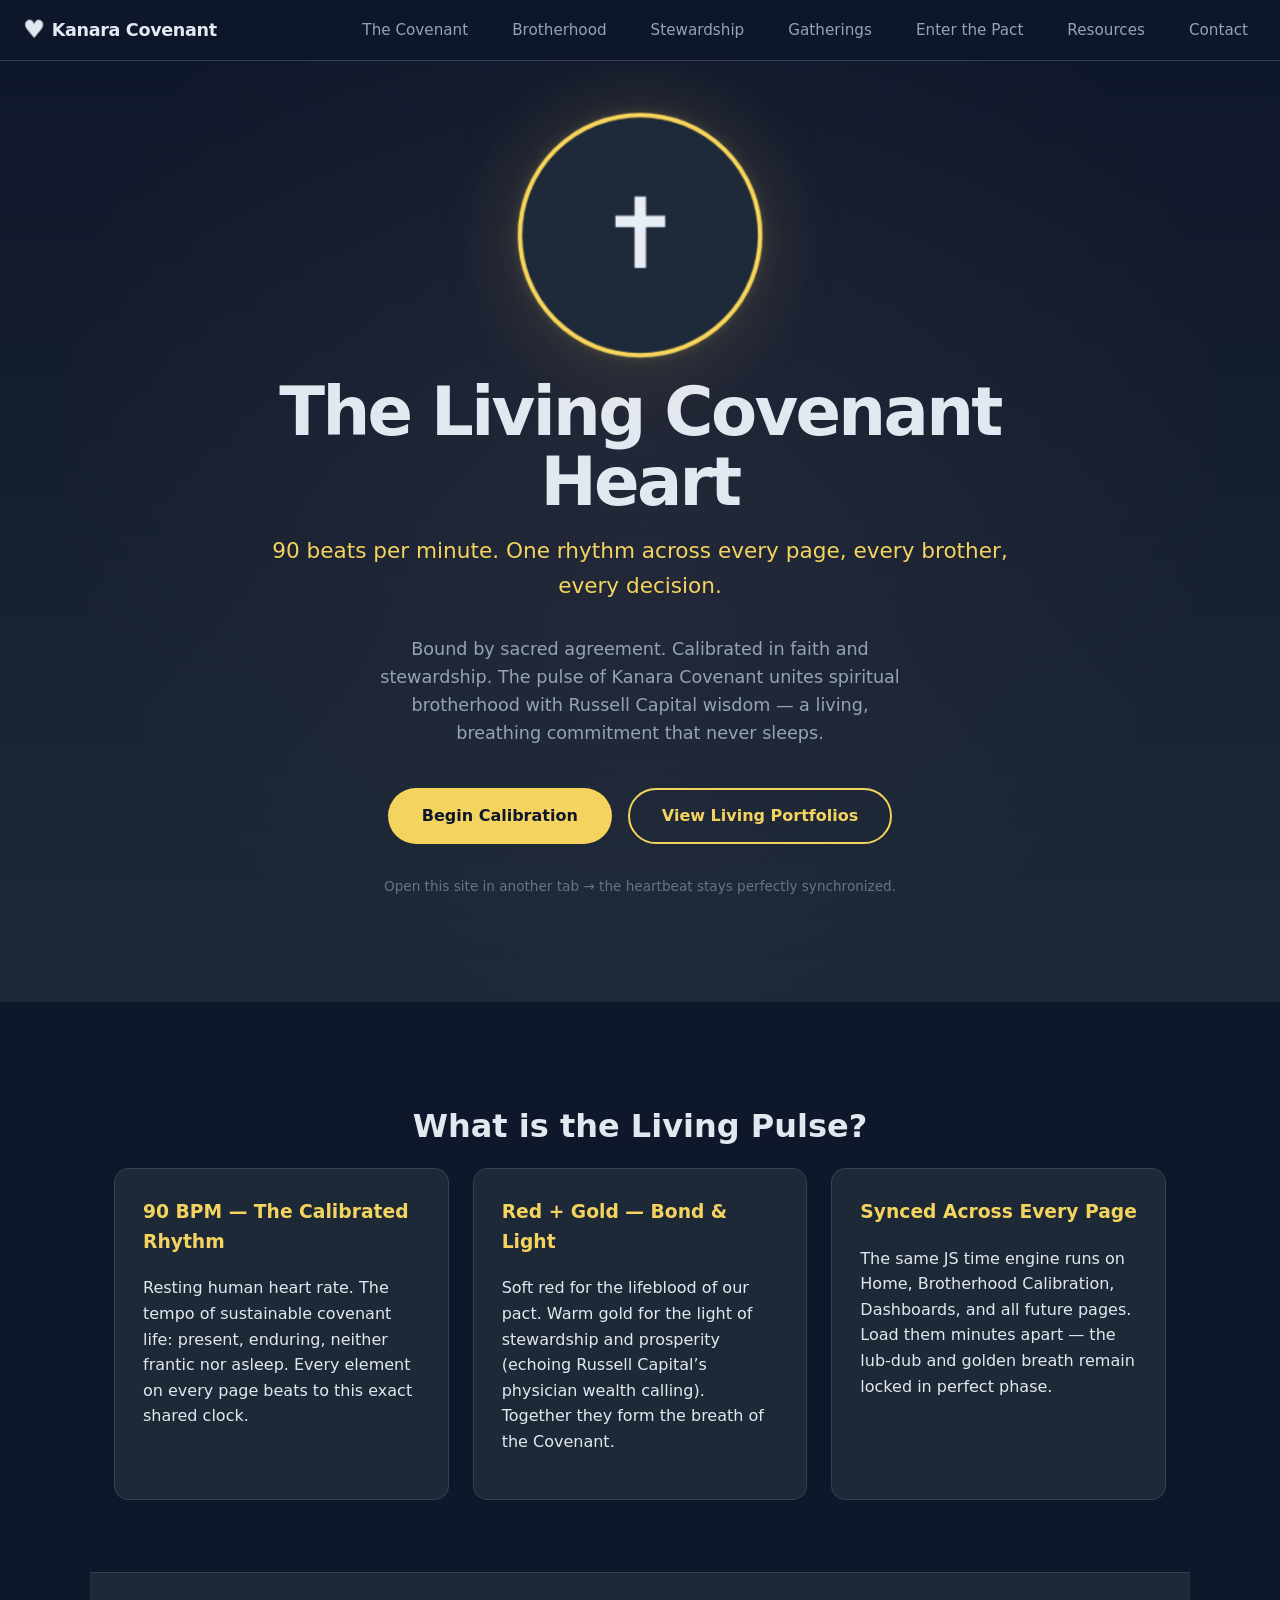
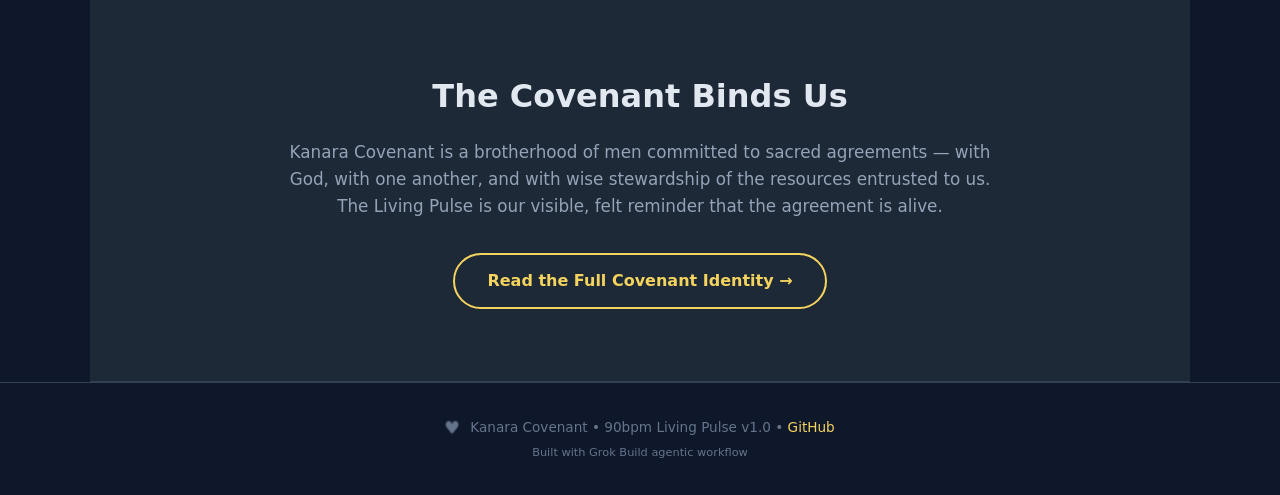
<file: index.html>
<!DOCTYPE html>
<html lang="en">
<head>
  <meta charset="UTF-8">
  <meta name="viewport" content="width=device-width, initial-scale=1.0">
  <title>Kanara Covenant • The Living Heart at 90 BPM</title>
  <meta name="description" content="Kanara Covenant — A living brotherhood bound by sacred pact. 90bpm Living Pulse heartbeat animation unites our identity, Russell Capital stewardship, and calibrated alignment.">
  <link rel="stylesheet" href="css/pulse.css">
  <style>
    :root {
      --navy: #0f172a;
      --charcoal: #1e2937;
      --gold: #f4d35e;
      --red: #f8b4b4;
      --text: #e2e8f0;
      --muted: #94a3b8;
    }
    * { box-sizing: border-box; }
    body { margin: 0; font-family: system-ui, -apple-system, BlinkMacSystemFont, "Segoe UI", Roboto, sans-serif; background: var(--navy); color: var(--text); line-height: 1.6; }
    a { color: var(--gold); text-decoration: none; }
    a:hover { text-decoration: underline; }

    .hero { min-height: 92vh; display: flex; align-items: center; justify-content: center; text-align: center; padding: 4rem 1.5rem; background: linear-gradient(180deg, #0f172a 0%, #1e2937 100%); position: relative; overflow: hidden; }
    .hero::before { content: ''; position: absolute; inset: 0; background: radial-gradient(circle at 50% 40%, rgba(248,180,180,0.06) 0%, transparent 70%); pointer-events: none; }
    .hero-content { max-width: 780px; position: relative; z-index: 2; }
    .pulse-emblem.hero-emblem { width: 220px; height: 220px; margin: 0 auto 2rem; font-size: 5.5rem; background: #1e2937; border: 4px solid var(--gold); border-radius: 9999px; display: flex; align-items: center; justify-content: center; box-shadow: 0 0 80px rgba(244,211,94,0.15); }
    .hero h1 { font-size: clamp(2.8rem, 7vw, 4.2rem); margin: 0 0 1rem; line-height: 1.05; font-weight: 700; letter-spacing: -.04em; }
    .hero .tagline { font-size: 1.35rem; color: var(--gold); margin-bottom: 2rem; font-weight: 500; }
    .hero p { max-width: 520px; margin: 0 auto 2.5rem; color: var(--muted); font-size: 1.1rem; }
    .cta { display: inline-flex; gap: 1rem; flex-wrap: wrap; justify-content: center; }
    .btn { display: inline-block; padding: .85rem 2rem; border-radius: 9999px; font-weight: 600; font-size: 1rem; transition: all .2s; border: 2px solid transparent; }
    .btn-primary { background: var(--gold); color: #0f172a; }
    .btn-primary:hover { transform: translateY(-1px); box-shadow: 0 10px 15px -3px rgb(0 0 0 / 0.2); }
    .btn-secondary { background: transparent; color: var(--gold); border-color: var(--gold); }
    .btn-secondary:hover { background: rgba(244,211,94,0.1); }

    .section { padding: 4.5rem 1.5rem; max-width: 1100px; margin: 0 auto; }
    .section h2 { font-size: 2rem; margin-bottom: 1rem; }
    .grid-3 { display: grid; grid-template-columns: repeat(auto-fit, minmax(280px, 1fr)); gap: 1.5rem; }
    .card { background: var(--charcoal); padding: 1.75rem; border-radius: 14px; border: 1px solid #334155; }
    .card h3 { margin-top: 0; color: var(--gold); }
  </style>
</head>
<body>
  <header data-partial="header"></header>

  <header class="hero">
    <div class="hero-content">
      <div class="pulse-emblem hero-emblem living-pulse" data-emblem aria-hidden="true">✝︎</div>
      <h1>The Living Covenant Heart</h1>
      <div class="tagline">90 beats per minute. One rhythm across every page, every brother, every decision.</div>
      <p>Bound by sacred agreement. Calibrated in faith and stewardship. The pulse of Kanara Covenant unites spiritual brotherhood with Russell Capital wisdom — a living, breathing commitment that never sleeps.</p>
      
      <div class="cta">
        <a href="brotherhood.html" class="btn btn-primary">Begin Calibration</a>
        <a href="dashboards.html" class="btn btn-secondary">View Living Portfolios</a>
      </div>
      <p style="margin-top:2rem; font-size:.85rem; color:#64748b;">Open this site in another tab → the heartbeat stays perfectly synchronized.</p>
    </div>
  </header>

  <section class="section">
    <h2 style="text-align:center">What is the Living Pulse?</h2>
    <div class="grid-3">
      <div class="card">
        <h3>90 BPM — The Calibrated Rhythm</h3>
        <p>Resting human heart rate. The tempo of sustainable covenant life: present, enduring, neither frantic nor asleep. Every element on every page beats to this exact shared clock.</p>
      </div>
      <div class="card">
        <h3>Red + Gold — Bond &amp; Light</h3>
        <p>Soft red for the lifeblood of our pact. Warm gold for the light of stewardship and prosperity (echoing Russell Capital’s physician wealth calling). Together they form the breath of the Covenant.</p>
      </div>
      <div class="card">
        <h3>Synced Across Every Page</h3>
        <p>The same JS time engine runs on Home, Brotherhood Calibration, Dashboards, and all future pages. Load them minutes apart — the lub-dub and golden breath remain locked in perfect phase.</p>
      </div>
    </div>
  </section>

  <section class="section" style="background:#1e2937; border-top:1px solid #334155; border-bottom:1px solid #334155;">
    <div style="max-width:720px; margin:0 auto; text-align:center;">
      <h2 style="margin-bottom:.5rem">The Covenant Binds Us</h2>
      <p style="color:#94a3b8; font-size:1.05rem;">Kanara Covenant is a brotherhood of men committed to sacred agreements — with God, with one another, and with wise stewardship of the resources entrusted to us. The Living Pulse is our visible, felt reminder that the agreement is alive.</p>
      <a href="about.html" class="btn btn-secondary" style="margin-top:1rem">Read the Full Covenant Identity →</a>
    </div>
  </section>

  <footer data-partial="footer"></footer>

  <script src="js/pulse.js"></script>
  <script src="js/nav.js"></script>
  <script>
    // Ensure hero emblem and any future elements get extra emphasis
    document.addEventListener('DOMContentLoaded', function() {
      const emblem = document.querySelector('.hero-emblem');
      if (emblem && window.LivingPulse) {
        window.LivingPulse.setIntensity(1.0);
      }
    });
  </script>
</file>
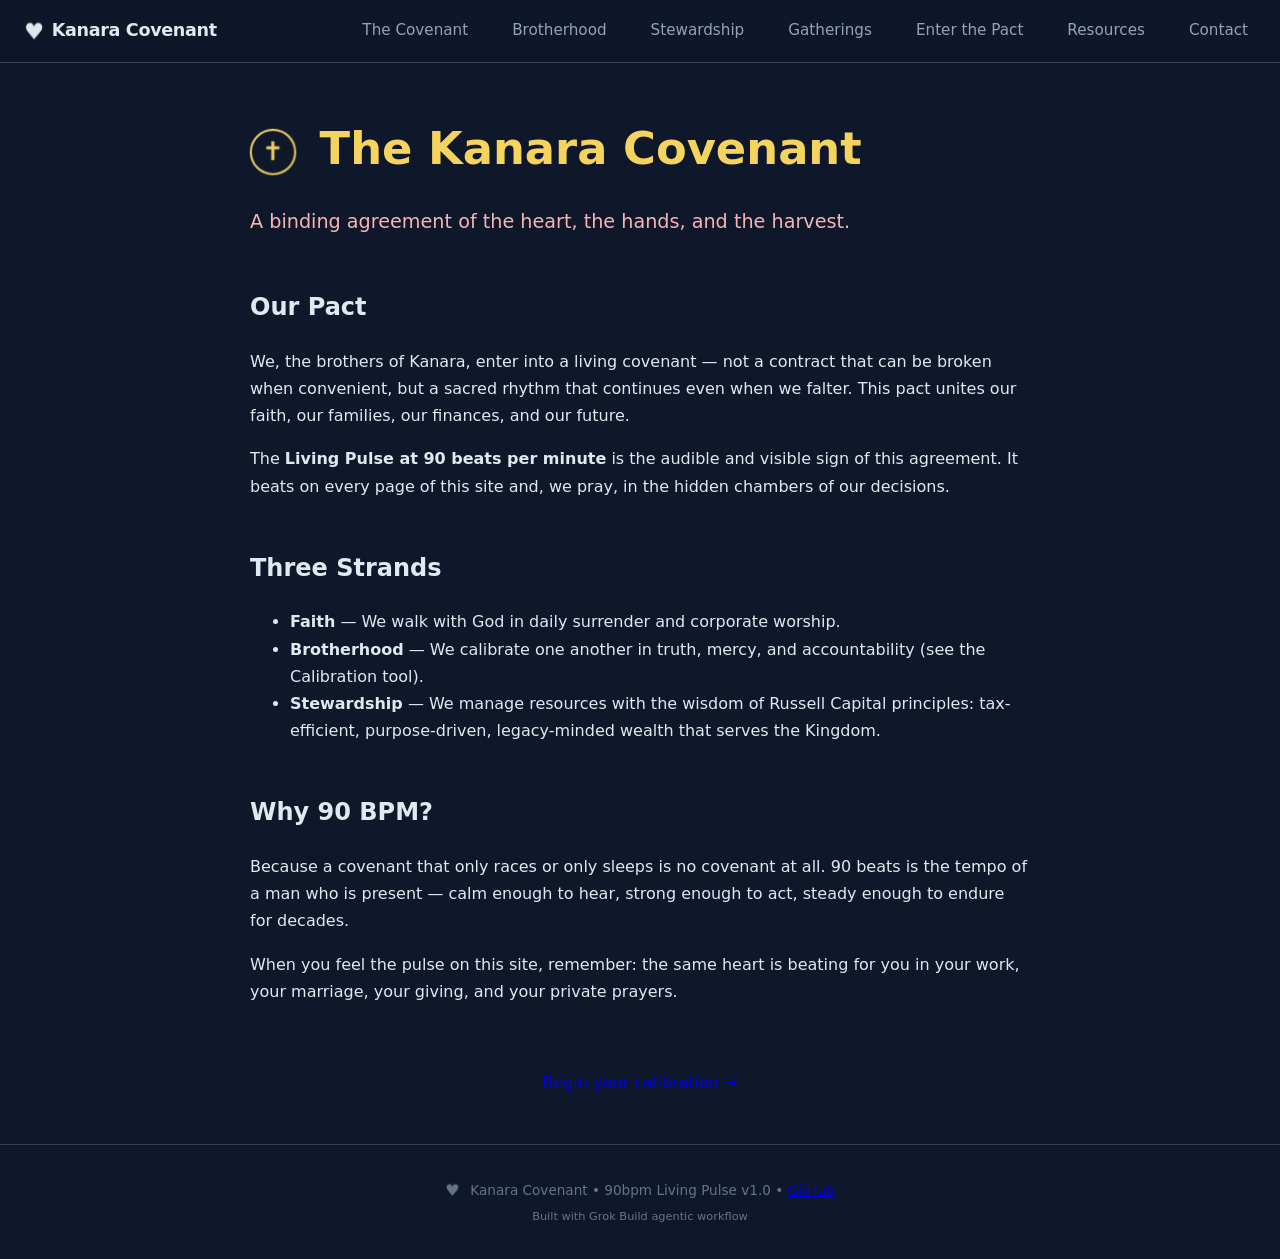
<file: about.html>
<!DOCTYPE html>
<html lang="en">
<head>
  <meta charset="UTF-8">
  <meta name="viewport" content="width=device-width, initial-scale=1.0">
  <title>The Covenant • Kanara Covenant</title>
  <link rel="stylesheet" href="css/pulse.css">
  <style>
    body { font-family: system-ui, -apple-system, sans-serif; background: #0f172a; color: #e2e8f0; margin: 0; line-height: 1.7; }
    .container { max-width: 780px; margin: 3rem auto; padding: 0 1.5rem; }
    h1 { font-size: 2.8rem; color: #f4d35e; margin-bottom: .25rem; }
    .lead { font-size: 1.2rem; color: #f8b4b4; }
    .section { margin: 3rem 0; }
    .pulse-emblem-small { display:inline-flex; width:42px; height:42px; font-size:1.6rem; align-items:center; justify-content:center; border:2px solid #f4d35e; border-radius:999px; vertical-align:middle; margin-right:.5rem; }
  </style>
</head>
<body>
  <header data-partial="header"></header>

  <div class="container">
    <h1><span class="living-pulse pulse-emblem-small">✝︎</span> The Kanara Covenant</h1>
    <p class="lead">A binding agreement of the heart, the hands, and the harvest.</p>

    <div class="section">
      <h2>Our Pact</h2>
      <p>We, the brothers of Kanara, enter into a living covenant — not a contract that can be broken when convenient, but a sacred rhythm that continues even when we falter. This pact unites our faith, our families, our finances, and our future.</p>
      <p>The <strong>Living Pulse at 90 beats per minute</strong> is the audible and visible sign of this agreement. It beats on every page of this site and, we pray, in the hidden chambers of our decisions.</p>
    </div>

    <div class="section">
      <h2>Three Strands</h2>
      <ul>
        <li><strong>Faith</strong> — We walk with God in daily surrender and corporate worship.</li>
        <li><strong>Brotherhood</strong> — We calibrate one another in truth, mercy, and accountability (see the Calibration tool).</li>
        <li><strong>Stewardship</strong> — We manage resources with the wisdom of Russell Capital principles: tax-efficient, purpose-driven, legacy-minded wealth that serves the Kingdom.</li>
      </ul>
    </div>

    <div class="section">
      <h2>Why 90 BPM?</h2>
      <p>Because a covenant that only races or only sleeps is no covenant at all. 90 beats is the tempo of a man who is present — calm enough to hear, strong enough to act, steady enough to endure for decades.</p>
      <p>When you feel the pulse on this site, remember: the same heart is beating for you in your work, your marriage, your giving, and your private prayers.</p>
    </div>

    <p style="text-align:center; margin-top:4rem; color:#64748b;">
      <a href="brotherhood.html">Begin your calibration →</a>
    </p>
  </div>

  <footer data-partial="footer"></footer>

  <script src="js/pulse.js"></script>
  <script src="js/nav.js"></script>
</body>
</html>
</file>
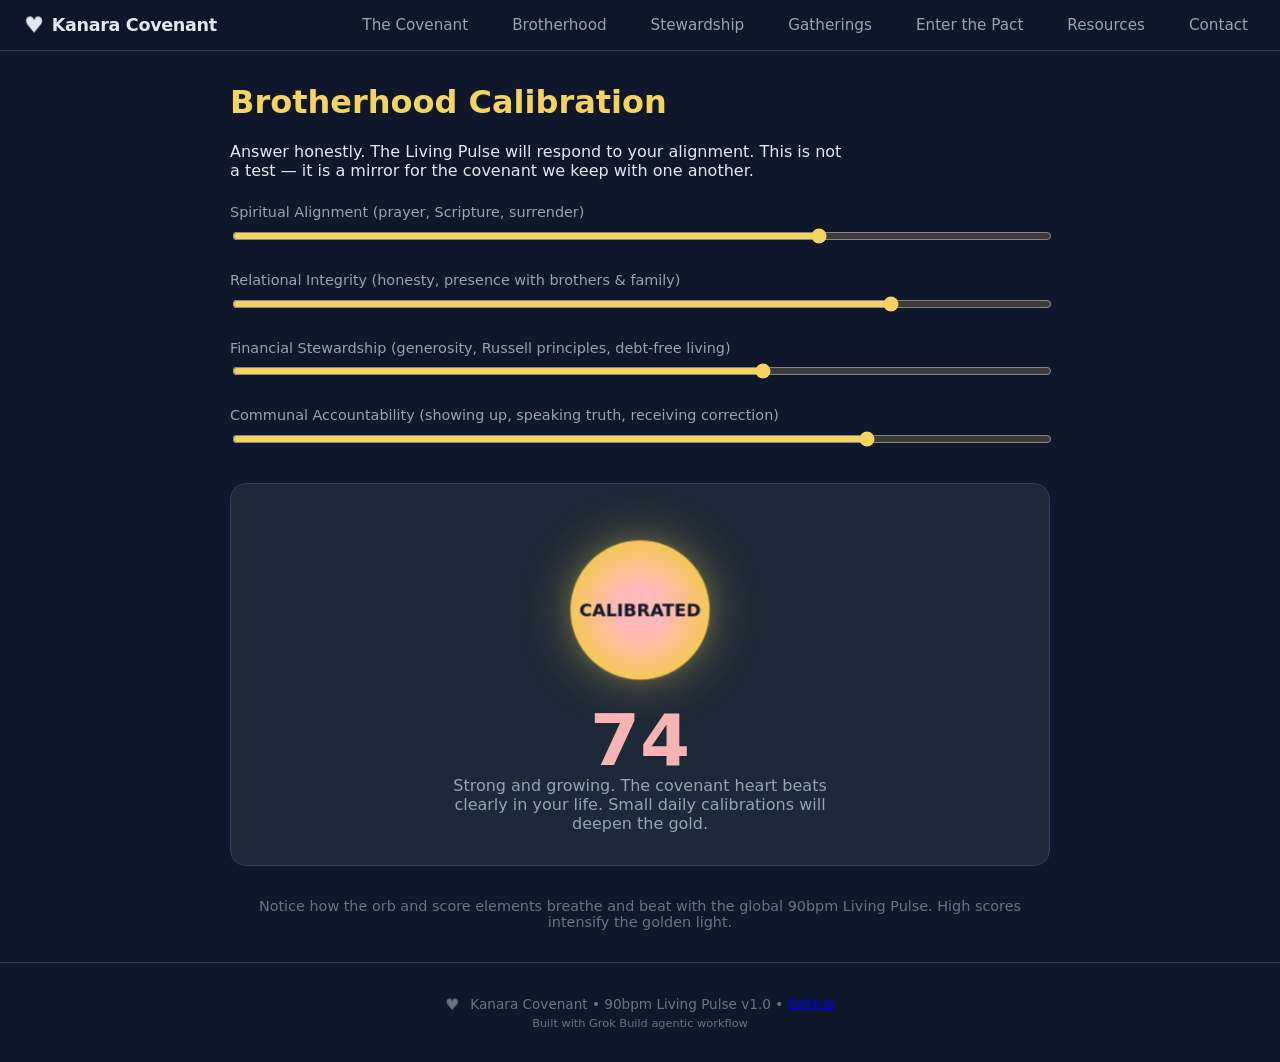
<file: brotherhood.html>
<!DOCTYPE html>
<html lang="en">
<head>
  <meta charset="UTF-8">
  <meta name="viewport" content="width=device-width, initial-scale=1.0">
  <title>Brotherhood Calibration • Kanara Covenant</title>
  <link rel="stylesheet" href="css/pulse.css">
  <style>
    body { font-family: system-ui, -apple-system, sans-serif; background:#0f172a; color:#e2e8f0; margin:0; }
    .container { max-width:820px; margin:2rem auto; padding:0 1.5rem; }
    h1 { color:#f4d35e; }
    .slider-group { margin:1.5rem 0; }
    label { display:block; margin-bottom:.35rem; color:#94a3b8; font-size:.9rem; }
    input[type=range] { width:100%; accent-color:#f4d35e; }
    .result { margin:2rem 0; padding:2rem; background:#1e2937; border-radius:16px; text-align:center; border:1px solid #334155; }
    .score { font-size:4.5rem; font-weight:800; line-height:1; color:#f8b4b4; }
    .score.gold { color:#f4d35e; }
    .pulse-orb { width:140px; height:140px; margin:1.5rem auto; border-radius:999px; background: radial-gradient(circle, #f8b4b4 0%, #e8c547 70%); display:flex; align-items:center; justify-content:center; font-size:1.1rem; font-weight:700; color:#0f172a; box-shadow:0 0 60px rgba(244,211,94,.4); }
    .interpretation { color:#94a3b8; max-width:420px; margin:0 auto; }
  </style>
</head>
<body>
  <header data-partial="header"></header>

  <div class="container">
    <h1>Brotherhood Calibration</h1>
    <p style="max-width:620px">Answer honestly. The Living Pulse will respond to your alignment. This is not a test — it is a mirror for the covenant we keep with one another.</p>

    <div class="slider-group">
      <label>Spiritual Alignment (prayer, Scripture, surrender)</label>
      <input type="range" id="spiritual" min="0" max="100" value="72" oninput="calculateScore()">
    </div>
    <div class="slider-group">
      <label>Relational Integrity (honesty, presence with brothers &amp; family)</label>
      <input type="range" id="relational" min="0" max="100" value="81" oninput="calculateScore()">
    </div>
    <div class="slider-group">
      <label>Financial Stewardship (generosity, Russell principles, debt-free living)</label>
      <input type="range" id="financial" min="0" max="100" value="65" oninput="calculateScore()">
    </div>
    <div class="slider-group">
      <label>Communal Accountability (showing up, speaking truth, receiving correction)</label>
      <input type="range" id="communal" min="0" max="100" value="78" oninput="calculateScore()">
    </div>

    <div class="result">
      <div id="orb" class="pulse-orb living-pulse pulse-emblem" data-emblem style="background: radial-gradient(circle, #f8b4b4 20%, #e8c547 85%);">CALIBRATED</div>
      <div class="score" id="score">74</div>
      <div class="interpretation" id="interpretation">Your covenant rhythm is steady. The brotherhood is strengthened by your presence.</div>
    </div>

    <p style="text-align:center; color:#64748b; font-size:.9rem;">Notice how the orb and score elements breathe and beat with the global 90bpm Living Pulse. High scores intensify the golden light.</p>
  </div>

  <script src="js/pulse.js"></script>
  <script src="js/nav.js"></script>
  <script>
    function calculateScore() {
      const s = +document.getElementById('spiritual').value;
      const r = +document.getElementById('relational').value;
      const f = +document.getElementById('financial').value;
      const c = +document.getElementById('communal').value;

      const avg = Math.round((s + r + f + c) / 4);
      const scoreEl = document.getElementById('score');
      const interpEl = document.getElementById('interpretation');
      const orb = document.getElementById('orb');

      scoreEl.textContent = avg;

      if (avg >= 85) {
        scoreEl.className = 'score gold';
        interpEl.textContent = 'Exceptional alignment. The Living Pulse burns bright gold through you. You are a steadying presence in the brotherhood.';
        orb.style.background = 'radial-gradient(circle, #f4d35e 10%, #e8c547 80%)';
        orb.style.boxShadow = '0 0 80px rgba(244,211,94,.6)';
        if (window.LivingPulse) window.LivingPulse.setIntensity(1.15);
      } else if (avg >= 70) {
        scoreEl.className = 'score';
        interpEl.textContent = 'Strong and growing. The covenant heart beats clearly in your life. Small daily calibrations will deepen the gold.';
        orb.style.background = 'radial-gradient(circle, #f8b4b4 25%, #e8c547 80%)';
        orb.style.boxShadow = '0 0 50px rgba(244,211,94,.35)';
        if (window.LivingPulse) window.LivingPulse.setIntensity(1.0);
      } else {
        scoreEl.className = 'score';
        interpEl.textContent = 'The rhythm is present but invites more intention. Return to the brotherhood table. The pulse waits patiently for you.';
        orb.style.background = 'radial-gradient(circle, #f8b4b4 40%, #e8c547 95%)';
        orb.style.boxShadow = '0 0 30px rgba(248,180,180,.3)';
        if (window.LivingPulse) window.LivingPulse.setIntensity(0.85);
      }
    }

    // Initial calculation + pulse attachment
    window.addEventListener('load', function() {
      calculateScore();
      if (window.LivingPulse) {
        window.LivingPulse.attach('#orb');
        window.LivingPulse.setIntensity(1.0);
      }
    });
  </script>

  <footer data-partial="footer"></footer>
</body>
</html>
</file>
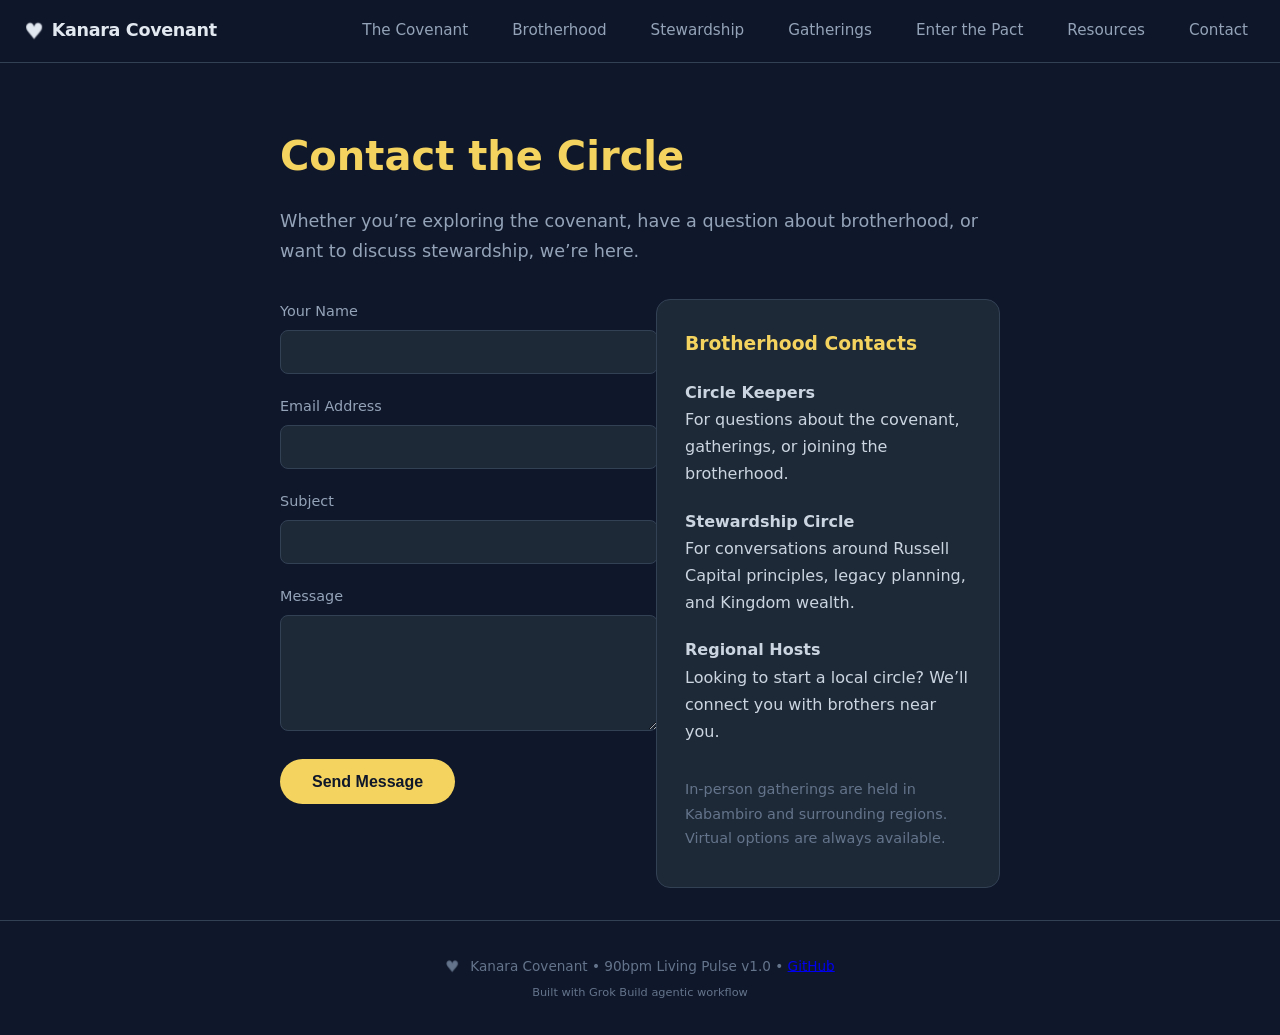
<file: contact.html>
<!DOCTYPE html>
<html lang="en">
<head>
  <meta charset="UTF-8">
  <meta name="viewport" content="width=device-width, initial-scale=1.0">
  <title>Contact • Kanara Covenant</title>
  <link rel="stylesheet" href="css/pulse.css">
  <style>
    body { 
      font-family: system-ui, -apple-system, BlinkMacSystemFont, "Segoe UI", Roboto, sans-serif; 
      background: #0f172a; 
      color: #e2e8f0; 
      margin: 0; 
      line-height: 1.7; 
    }
    .container { max-width: 720px; margin: 0 auto; padding: 2rem 1.5rem; }
    h1 { color: #f4d35e; font-size: 2.5rem; margin-bottom: 0.5rem; }
    .subtitle { color: #94a3b8; font-size: 1.1rem; margin-bottom: 2rem; }

    .contact-grid {
      display: grid;
      grid-template-columns: 1fr 1fr;
      gap: 2rem;
    }

    @media (max-width: 640px) {
      .contact-grid { grid-template-columns: 1fr; }
    }

    .contact-info {
      background: #1e2937;
      border: 1px solid #334155;
      border-radius: 14px;
      padding: 1.75rem;
    }

    .contact-info h3 {
      color: #f4d35e;
      margin-top: 0;
    }

    .contact-info p {
      margin: 0.5rem 0;
      color: #cbd5e1;
    }

    .form-group {
      margin-bottom: 1.25rem;
    }
    .form-group label {
      display: block;
      color: #94a3b8;
      font-size: 0.9rem;
      margin-bottom: 0.4rem;
    }
    .form-group input, .form-group textarea {
      width: 100%;
      padding: 0.75rem 1rem;
      background: #1e2937;
      border: 1px solid #334155;
      border-radius: 8px;
      color: #e2e8f0;
      font-size: 1rem;
    }
    .form-group input:focus, .form-group textarea:focus {
      outline: none;
      border-color: #f4d35e;
    }

    .btn {
      background: #f4d35e;
      color: #0f172a;
      font-weight: 700;
      padding: 0.85rem 2rem;
      border-radius: 9999px;
      border: none;
      cursor: pointer;
      font-size: 1rem;
    }
  </style>
</head>
<body>
  <header data-partial="header"></header>

  <div class="container">
    <h1>Contact the Circle</h1>
    <p class="subtitle">
      Whether you’re exploring the covenant, have a question about brotherhood, or want to discuss stewardship, we’re here.
    </p>

    <div class="contact-grid">
      <!-- Contact Form -->
      <div>
        <form id="contact-form">
          <div class="form-group">
            <label for="name">Your Name</label>
            <input type="text" id="name" name="name" required>
          </div>
          <div class="form-group">
            <label for="email">Email Address</label>
            <input type="email" id="email" name="email" required>
          </div>
          <div class="form-group">
            <label for="subject">Subject</label>
            <input type="text" id="subject" name="subject" required>
          </div>
          <div class="form-group">
            <label for="message">Message</label>
            <textarea id="message" name="message" rows="5" required></textarea>
          </div>
          <button type="submit" class="btn">Send Message</button>
        </form>

        <div id="form-success" style="display:none; margin-top:1.5rem; padding:1rem; background:#1e2937; border:1px solid #f4d35e; border-radius:8px; color:#f4d35e;">
          Thank you. Your message has been received. A brother will respond within 48 hours.
        </div>
      </div>

      <!-- Brotherhood Contacts -->
      <div class="contact-info">
        <h3>Brotherhood Contacts</h3>
        <p><strong>Circle Keepers</strong><br>
        For questions about the covenant, gatherings, or joining the brotherhood.</p>
        <p style="margin-top:1.25rem;"><strong>Stewardship Circle</strong><br>
        For conversations around Russell Capital principles, legacy planning, and Kingdom wealth.</p>
        <p style="margin-top:1.25rem;"><strong>Regional Hosts</strong><br>
        Looking to start a local circle? We’ll connect you with brothers near you.</p>

        <p style="margin-top:2rem; font-size:0.9rem; color:#64748b;">
          In-person gatherings are held in Kabambiro and surrounding regions.<br>
          Virtual options are always available.
        </p>
      </div>
    </div>
  </div>

  <footer data-partial="footer"></footer>

  <script src="js/pulse.js"></script>
  <script src="js/nav.js"></script>
  <script>
    const form = document.getElementById('contact-form');
    const success = document.getElementById('form-success');

    form.addEventListener('submit', function(e) {
      e.preventDefault();
      form.style.display = 'none';
      success.style.display = 'block';
    });
  </script>
</body>
</html>
</file>
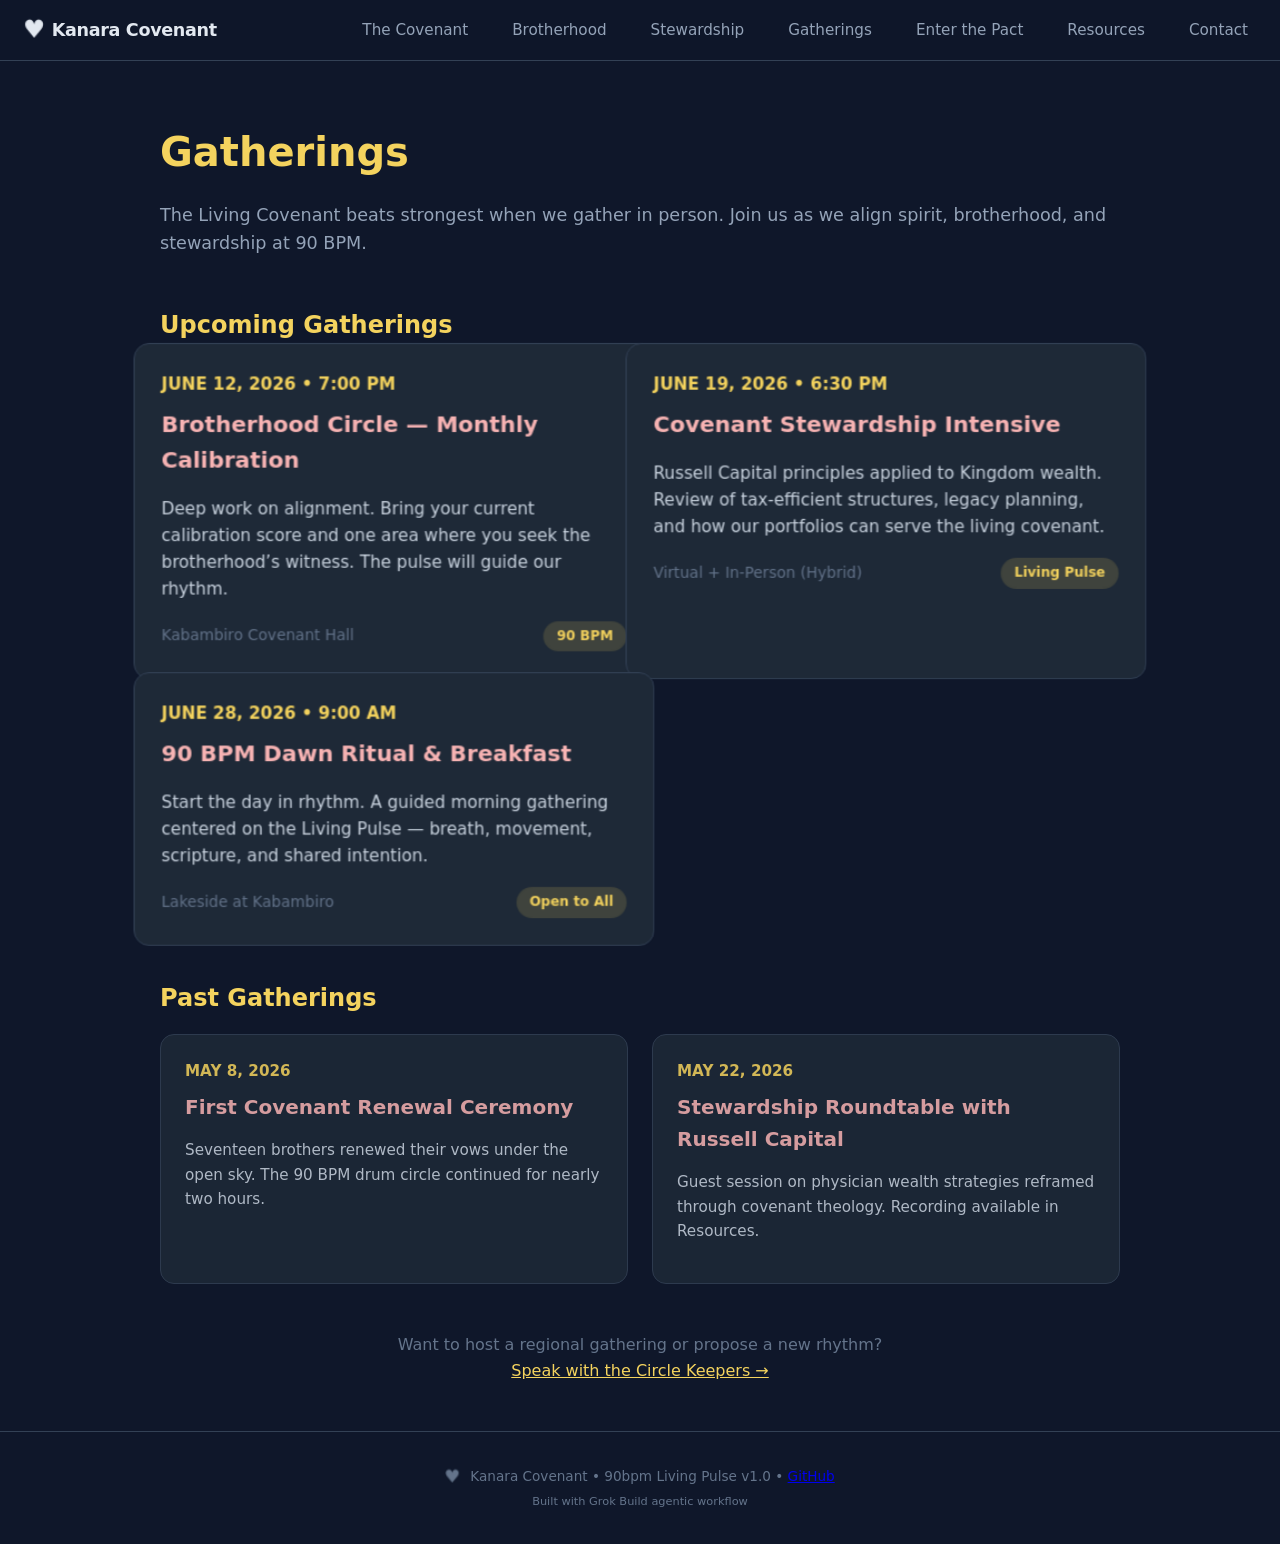
<file: events.html>
<!DOCTYPE html>
<html lang="en">
<head>
  <meta charset="UTF-8">
  <meta name="viewport" content="width=device-width, initial-scale=1.0">
  <title>Gatherings • Kanara Covenant</title>
  <link rel="stylesheet" href="css/pulse.css">
  <style>
    body { 
      font-family: system-ui, -apple-system, BlinkMacSystemFont, "Segoe UI", Roboto, sans-serif; 
      background: #0f172a; 
      color: #e2e8f0; 
      margin: 0; 
      line-height: 1.6; 
    }
    .container { max-width: 960px; margin: 0 auto; padding: 2rem 1.5rem; }
    h1 { color: #f4d35e; font-size: 2.5rem; margin-bottom: 0.5rem; }
    .subtitle { color: #94a3b8; font-size: 1.1rem; margin-bottom: 2rem; }
    
    .events-grid {
      display: grid;
      grid-template-columns: repeat(auto-fit, minmax(320px, 1fr));
      gap: 1.5rem;
      margin-bottom: 3rem;
    }
    
    .event-card {
      background: #1e2937;
      border: 1px solid #334155;
      border-radius: 14px;
      padding: 1.5rem;
      transition: transform 0.2s ease, box-shadow 0.2s ease;
    }
    .event-card:hover {
      transform: translateY(-2px);
      box-shadow: 0 10px 15px -3px rgb(0 0 0 / 0.1);
    }
    
    .event-card .date {
      color: #f4d35e;
      font-weight: 600;
      font-size: 0.95rem;
      margin-bottom: 0.5rem;
    }
    
    .event-card h3 {
      margin: 0 0 0.75rem;
      color: #f8b4b4;
      font-size: 1.25rem;
    }
    
    .event-card p {
      color: #cbd5e1;
      font-size: 0.95rem;
      margin-bottom: 1rem;
    }
    
    .event-meta {
      display: flex;
      justify-content: space-between;
      align-items: center;
      font-size: 0.85rem;
      color: #64748b;
    }
    
    .pulse-badge {
      background: rgba(244, 211, 94, 0.15);
      color: #f4d35e;
      padding: 0.25rem 0.75rem;
      border-radius: 9999px;
      font-size: 0.75rem;
      font-weight: 600;
    }
    
    .section-title {
      color: #f4d35e;
      margin-top: 3rem;
      margin-bottom: 1rem;
      font-size: 1.5rem;
    }
    
    .past-event {
      opacity: 0.85;
    }
  </style>
</head>
<body>
  <header data-partial="header"></header>

  <div class="container">
    <h1>Gatherings</h1>
    <p class="subtitle">
      The Living Covenant beats strongest when we gather in person. 
      Join us as we align spirit, brotherhood, and stewardship at 90 BPM.
    </p>

    <h2 class="section-title">Upcoming Gatherings</h2>
    
    <div class="events-grid">
      <!-- Event 1 -->
      <div class="event-card living-pulse">
        <div class="date">JUNE 12, 2026 • 7:00 PM</div>
        <h3>Brotherhood Circle — Monthly Calibration</h3>
        <p>
          Deep work on alignment. Bring your current calibration score and one area 
          where you seek the brotherhood’s witness. The pulse will guide our rhythm.
        </p>
        <div class="event-meta">
          <span>Kabambiro Covenant Hall</span>
          <span class="pulse-badge">90 BPM</span>
        </div>
      </div>

      <!-- Event 2 -->
      <div class="event-card living-pulse">
        <div class="date">JUNE 19, 2026 • 6:30 PM</div>
        <h3>Covenant Stewardship Intensive</h3>
        <p>
          Russell Capital principles applied to Kingdom wealth. 
          Review of tax-efficient structures, legacy planning, and how our portfolios 
          can serve the living covenant.
        </p>
        <div class="event-meta">
          <span>Virtual + In-Person (Hybrid)</span>
          <span class="pulse-badge">Living Pulse</span>
        </div>
      </div>

      <!-- Event 3 -->
      <div class="event-card living-pulse">
        <div class="date">JUNE 28, 2026 • 9:00 AM</div>
        <h3>90 BPM Dawn Ritual &amp; Breakfast</h3>
        <p>
          Start the day in rhythm. A guided morning gathering centered on the 
          Living Pulse — breath, movement, scripture, and shared intention.
        </p>
        <div class="event-meta">
          <span>Lakeside at Kabambiro</span>
          <span class="pulse-badge">Open to All</span>
        </div>
      </div>
    </div>

    <h2 class="section-title">Past Gatherings</h2>
    
    <div class="events-grid">
      <div class="event-card past-event">
        <div class="date">MAY 8, 2026</div>
        <h3>First Covenant Renewal Ceremony</h3>
        <p>
          Seventeen brothers renewed their vows under the open sky. 
          The 90 BPM drum circle continued for nearly two hours.
        </p>
      </div>
      
      <div class="event-card past-event">
        <div class="date">MAY 22, 2026</div>
        <h3>Stewardship Roundtable with Russell Capital</h3>
        <p>
          Guest session on physician wealth strategies reframed through 
          covenant theology. Recording available in Resources.
        </p>
      </div>
    </div>

    <p style="text-align: center; margin-top: 3rem; color: #64748b;">
      Want to host a regional gathering or propose a new rhythm?<br>
      <a href="contact.html" style="color: #f4d35e;">Speak with the Circle Keepers →</a>
    </p>
  </div>

  <footer data-partial="footer"></footer>

  <script src="js/pulse.js"></script>
  <script src="js/nav.js"></script>
</body>
</html>
</file>
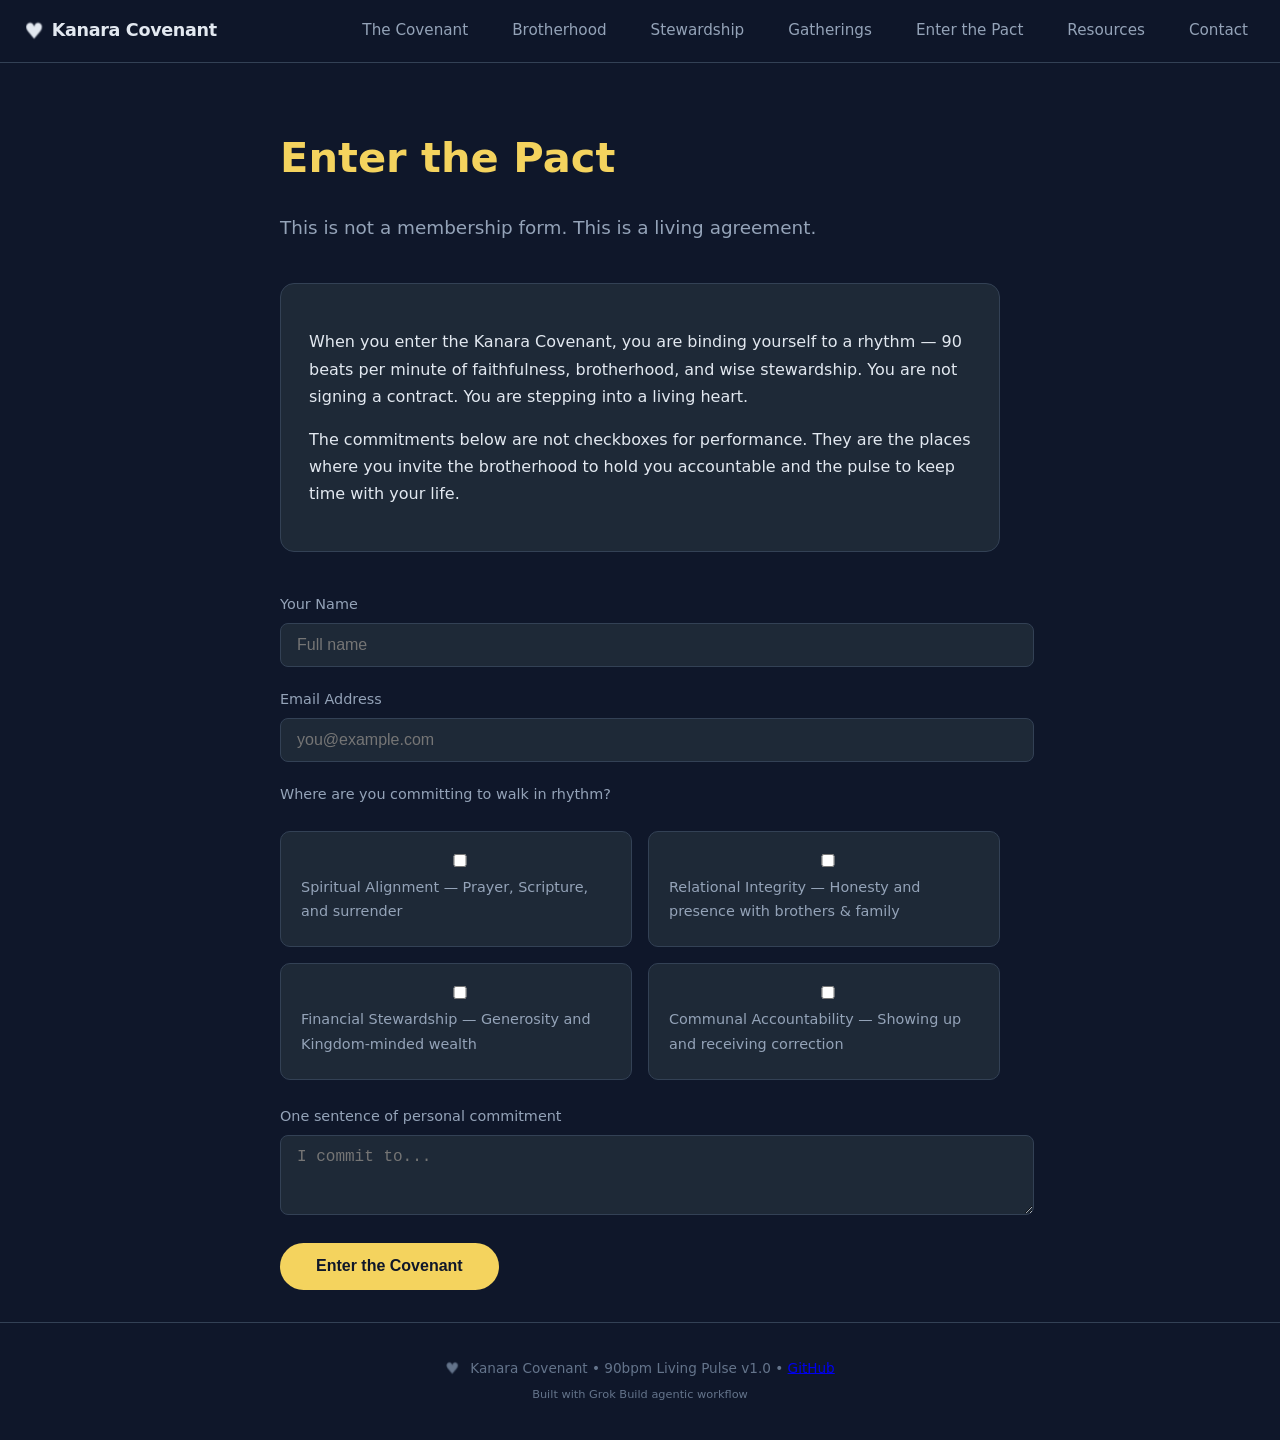
<file: join.html>
<!DOCTYPE html>
<html lang="en">
<head>
  <meta charset="UTF-8">
  <meta name="viewport" content="width=device-width, initial-scale=1.0">
  <title>Enter the Pact • Kanara Covenant</title>
  <link rel="stylesheet" href="css/pulse.css">
  <style>
    body { 
      font-family: system-ui, -apple-system, BlinkMacSystemFont, "Segoe UI", Roboto, sans-serif; 
      background: #0f172a; 
      color: #e2e8f0; 
      margin: 0; 
      line-height: 1.7; 
    }
    .container { max-width: 720px; margin: 0 auto; padding: 2rem 1.5rem; }
    h1 { color: #f4d35e; font-size: 2.6rem; margin-bottom: 0.5rem; }
    .subtitle { color: #94a3b8; font-size: 1.15rem; margin-bottom: 2.5rem; }

    .pact-intro {
      background: #1e2937;
      border: 1px solid #334155;
      border-radius: 14px;
      padding: 1.75rem;
      margin-bottom: 2.5rem;
    }

    .commitment-grid {
      display: grid;
      grid-template-columns: repeat(auto-fit, minmax(260px, 1fr));
      gap: 1rem;
      margin: 1.5rem 0;
    }

    .commitment-option {
      background: #1e2937;
      border: 1px solid #334155;
      border-radius: 10px;
      padding: 1rem 1.25rem;
      cursor: pointer;
      transition: all 0.2s ease;
    }
    .commitment-option:hover {
      border-color: #f4d35e;
    }
    .commitment-option input {
      margin-right: 0.75rem;
      accent-color: #f4d35e;
    }
    .commitment-option label {
      font-weight: 500;
      color: #e2e8f0;
    }

    .form-group {
      margin-bottom: 1.25rem;
    }
    .form-group label {
      display: block;
      color: #94a3b8;
      font-size: 0.9rem;
      margin-bottom: 0.4rem;
    }
    .form-group input, .form-group textarea {
      width: 100%;
      padding: 0.75rem 1rem;
      background: #1e2937;
      border: 1px solid #334155;
      border-radius: 8px;
      color: #e2e8f0;
      font-size: 1rem;
    }
    .form-group input:focus, .form-group textarea:focus {
      outline: none;
      border-color: #f4d35e;
    }

    .btn {
      display: inline-block;
      background: #f4d35e;
      color: #0f172a;
      font-weight: 700;
      padding: 0.9rem 2.25rem;
      border-radius: 9999px;
      text-decoration: none;
      border: none;
      cursor: pointer;
      font-size: 1rem;
      transition: transform 0.2s ease, box-shadow 0.2s ease;
    }
    .btn:hover {
      transform: translateY(-1px);
      box-shadow: 0 10px 15px -3px rgb(0 0 0 / 0.2);
    }

    .success-state {
      display: none;
      text-align: center;
      padding: 2.5rem 1.5rem;
      background: #1e2937;
      border: 2px solid #f4d35e;
      border-radius: 16px;
      margin-top: 2rem;
    }
    .success-state.active {
      display: block;
    }

    .success-emblem {
      width: 120px;
      height: 120px;
      margin: 0 auto 1.5rem;
      font-size: 3.5rem;
      background: #1e2937;
      border: 4px solid #f4d35e;
      border-radius: 9999px;
      display: flex;
      align-items: center;
      justify-content: center;
      box-shadow: 0 0 60px rgba(244, 211, 94, 0.3);
    }
  </style>
</head>
<body>
  <header data-partial="header"></header>

  <div class="container">
    <h1>Enter the Pact</h1>
    <p class="subtitle">
      This is not a membership form. This is a living agreement.
    </p>

    <div class="pact-intro">
      <p>
        When you enter the Kanara Covenant, you are binding yourself to a rhythm — 
        90 beats per minute of faithfulness, brotherhood, and wise stewardship. 
        You are not signing a contract. You are stepping into a living heart.
      </p>
      <p>
        The commitments below are not checkboxes for performance. 
        They are the places where you invite the brotherhood to hold you accountable 
        and the pulse to keep time with your life.
      </p>
    </div>

    <form id="pact-form">
      <div class="form-group">
        <label for="name">Your Name</label>
        <input type="text" id="name" name="name" required placeholder="Full name">
      </div>

      <div class="form-group">
        <label for="email">Email Address</label>
        <input type="email" id="email" name="email" required placeholder="you@example.com">
      </div>

      <div class="form-group">
        <label>Where are you committing to walk in rhythm?</label>
        <div class="commitment-grid">
          <div class="commitment-option">
            <input type="checkbox" id="spiritual" name="commitments" value="spiritual">
            <label for="spiritual">Spiritual Alignment — Prayer, Scripture, and surrender</label>
          </div>
          <div class="commitment-option">
            <input type="checkbox" id="relational" name="commitments" value="relational">
            <label for="relational">Relational Integrity — Honesty and presence with brothers &amp; family</label>
          </div>
          <div class="commitment-option">
            <input type="checkbox" id="financial" name="commitments" value="financial">
            <label for="financial">Financial Stewardship — Generosity and Kingdom-minded wealth</label>
          </div>
          <div class="commitment-option">
            <input type="checkbox" id="communal" name="commitments" value="communal">
            <label for="communal">Communal Accountability — Showing up and receiving correction</label>
          </div>
        </div>
      </div>

      <div class="form-group">
        <label for="vow">One sentence of personal commitment</label>
        <textarea id="vow" name="vow" rows="3" placeholder="I commit to..."></textarea>
      </div>

      <button type="submit" class="btn">Enter the Covenant</button>
    </form>

    <div id="success-state" class="success-state">
      <div class="success-emblem living-pulse pulse-emblem" data-emblem>✝︎</div>
      <h2 style="color:#f4d35e; margin-bottom:0.5rem;">The Pact is Sealed.</h2>
      <p style="max-width:420px; margin:0 auto 1.5rem; color:#cbd5e1;">
        Your name is now written in the living rhythm. 
        The 90 BPM heart of the Covenant beats with you.
      </p>
      <p>
        <strong>Welcome, brother.</strong><br>
        You will receive a confirmation and next steps within the hour.
      </p>
      <button onclick="resetForm()" class="btn" style="margin-top:1rem; background:transparent; color:#f4d35e; border:2px solid #f4d35e;">
        Return to the Heart
      </button>
    </div>
  </div>

  <footer data-partial="footer"></footer>

  <script src="js/pulse.js"></script>
  <script src="js/nav.js"></script>
  <script>
    const form = document.getElementById('pact-form');
    const success = document.getElementById('success-state');

    form.addEventListener('submit', function(e) {
      e.preventDefault();

      // Hide form
      form.style.display = 'none';

      // Show success
      success.classList.add('active');

      // Boost the Living Pulse on success (thematic moment)
      if (window.LivingPulse) {
        const original = window.LivingPulse.getIntensity();
        window.LivingPulse.setIntensity(1.35);
        
        // Slowly return to normal after 12 seconds
        setTimeout(() => {
          if (window.LivingPulse) {
            window.LivingPulse.setIntensity(original);
          }
        }, 12000);
      }

      // Scroll to success state
      success.scrollIntoView({ behavior: 'smooth', block: 'center' });
    });

    function resetForm() {
      success.classList.remove('active');
      form.style.display = 'block';
      form.reset();
      window.scrollTo({ top: 0, behavior: 'smooth' });
    }
  </script>
</body>
</html>
</file>
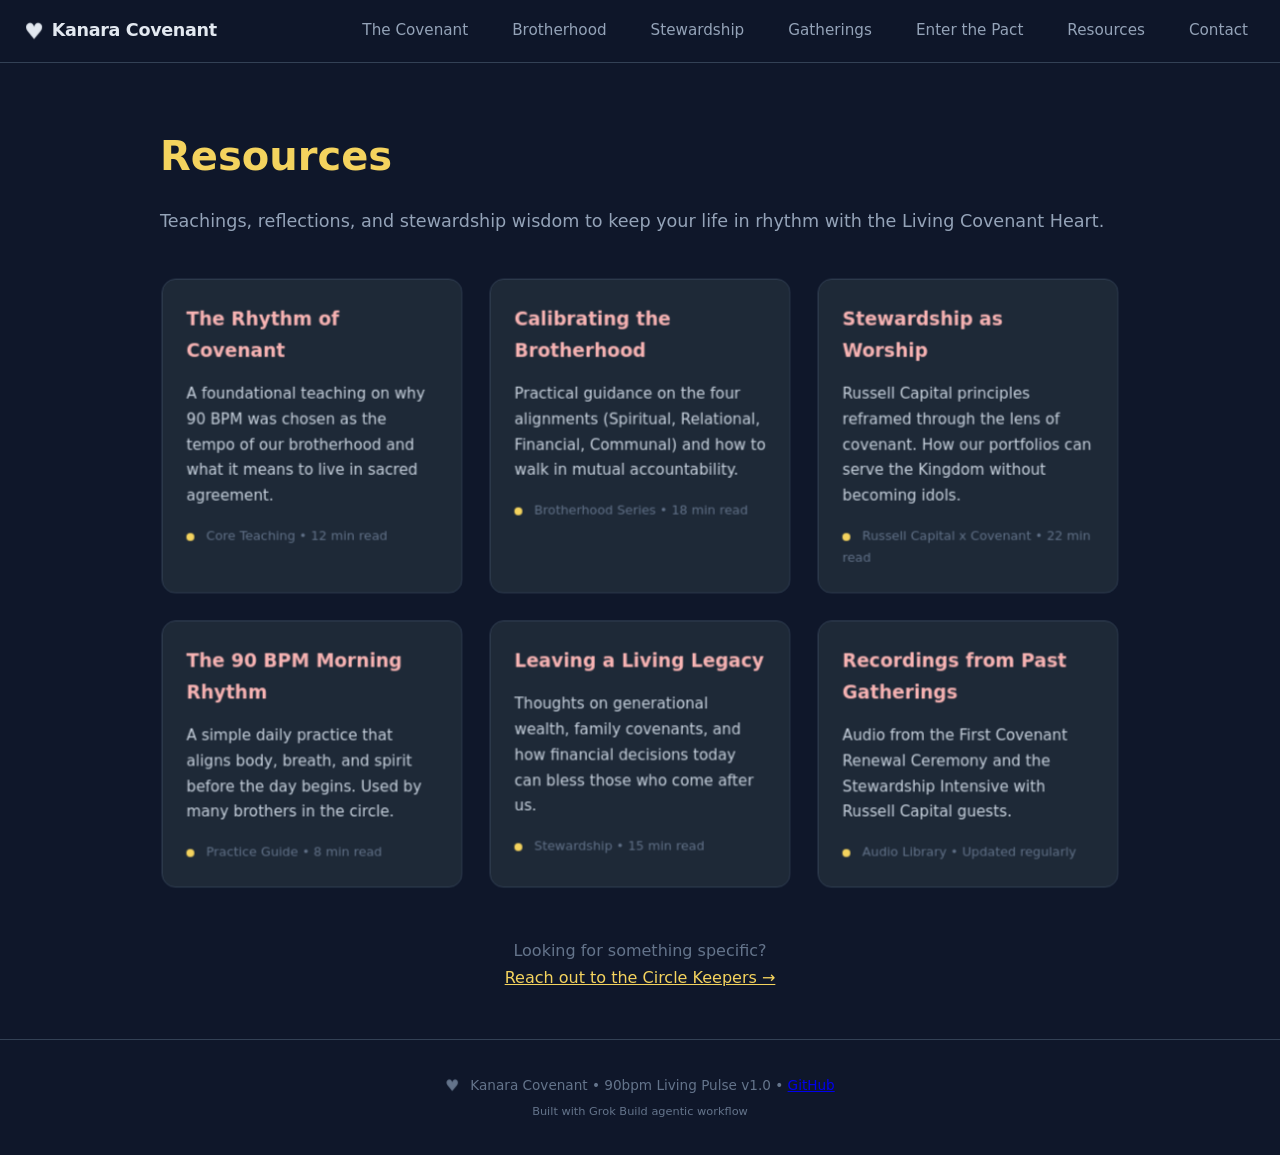
<file: resources.html>
<!DOCTYPE html>
<html lang="en">
<head>
  <meta charset="UTF-8">
  <meta name="viewport" content="width=device-width, initial-scale=1.0">
  <title>Resources • Kanara Covenant</title>
  <link rel="stylesheet" href="css/pulse.css">
  <style>
    body { 
      font-family: system-ui, -apple-system, BlinkMacSystemFont, "Segoe UI", Roboto, sans-serif; 
      background: #0f172a; 
      color: #e2e8f0; 
      margin: 0; 
      line-height: 1.7; 
    }
    .container { max-width: 960px; margin: 0 auto; padding: 2rem 1.5rem; }
    h1 { color: #f4d35e; font-size: 2.5rem; margin-bottom: 0.5rem; }
    .subtitle { color: #94a3b8; font-size: 1.1rem; margin-bottom: 2.5rem; }

    .resource-grid {
      display: grid;
      grid-template-columns: repeat(auto-fit, minmax(300px, 1fr));
      gap: 1.5rem;
    }

    .resource-card {
      background: #1e2937;
      border: 1px solid #334155;
      border-radius: 14px;
      padding: 1.5rem;
      transition: transform 0.2s ease;
    }
    .resource-card:hover {
      transform: translateY(-3px);
    }

    .resource-card h3 {
      color: #f8b4b4;
      margin-top: 0;
      margin-bottom: 0.75rem;
    }

    .resource-card p {
      color: #cbd5e1;
      font-size: 0.95rem;
      margin-bottom: 1rem;
    }

    .resource-meta {
      font-size: 0.8rem;
      color: #64748b;
    }

    .pulse-accent {
      display: inline-block;
      width: 8px;
      height: 8px;
      background: #f4d35e;
      border-radius: 50%;
      margin-right: 0.5rem;
      vertical-align: middle;
    }
  </style>
</head>
<body>
  <header data-partial="header"></header>

  <div class="container">
    <h1>Resources</h1>
    <p class="subtitle">
      Teachings, reflections, and stewardship wisdom to keep your life in rhythm with the Living Covenant Heart.
    </p>

    <div class="resource-grid">
      <!-- Covenant Identity -->
      <div class="resource-card living-pulse">
        <h3>The Rhythm of Covenant</h3>
        <p>A foundational teaching on why 90 BPM was chosen as the tempo of our brotherhood and what it means to live in sacred agreement.</p>
        <div class="resource-meta">
          <span class="pulse-accent"></span> Core Teaching • 12 min read
        </div>
      </div>

      <!-- Brotherhood -->
      <div class="resource-card living-pulse">
        <h3>Calibrating the Brotherhood</h3>
        <p>Practical guidance on the four alignments (Spiritual, Relational, Financial, Communal) and how to walk in mutual accountability.</p>
        <div class="resource-meta">
          <span class="pulse-accent"></span> Brotherhood Series • 18 min read
        </div>
      </div>

      <!-- Stewardship -->
      <div class="resource-card living-pulse">
        <h3>Stewardship as Worship</h3>
        <p>Russell Capital principles reframed through the lens of covenant. How our portfolios can serve the Kingdom without becoming idols.</p>
        <div class="resource-meta">
          <span class="pulse-accent"></span> Russell Capital x Covenant • 22 min read
        </div>
      </div>

      <div class="resource-card living-pulse">
        <h3>The 90 BPM Morning Rhythm</h3>
        <p>A simple daily practice that aligns body, breath, and spirit before the day begins. Used by many brothers in the circle.</p>
        <div class="resource-meta">
          <span class="pulse-accent"></span> Practice Guide • 8 min read
        </div>
      </div>

      <div class="resource-card living-pulse">
        <h3>Leaving a Living Legacy</h3>
        <p>Thoughts on generational wealth, family covenants, and how financial decisions today can bless those who come after us.</p>
        <div class="resource-meta">
          <span class="pulse-accent"></span> Stewardship • 15 min read
        </div>
      </div>

      <div class="resource-card living-pulse">
        <h3>Recordings from Past Gatherings</h3>
        <p>Audio from the First Covenant Renewal Ceremony and the Stewardship Intensive with Russell Capital guests.</p>
        <div class="resource-meta">
          <span class="pulse-accent"></span> Audio Library • Updated regularly
        </div>
      </div>
    </div>

    <p style="text-align: center; margin-top: 3rem; color: #64748b;">
      Looking for something specific?<br>
      <a href="contact.html" style="color: #f4d35e;">Reach out to the Circle Keepers →</a>
    </p>
  </div>

  <footer data-partial="footer"></footer>

  <script src="js/pulse.js"></script>
  <script src="js/nav.js"></script>
</body>
</html>
</file>
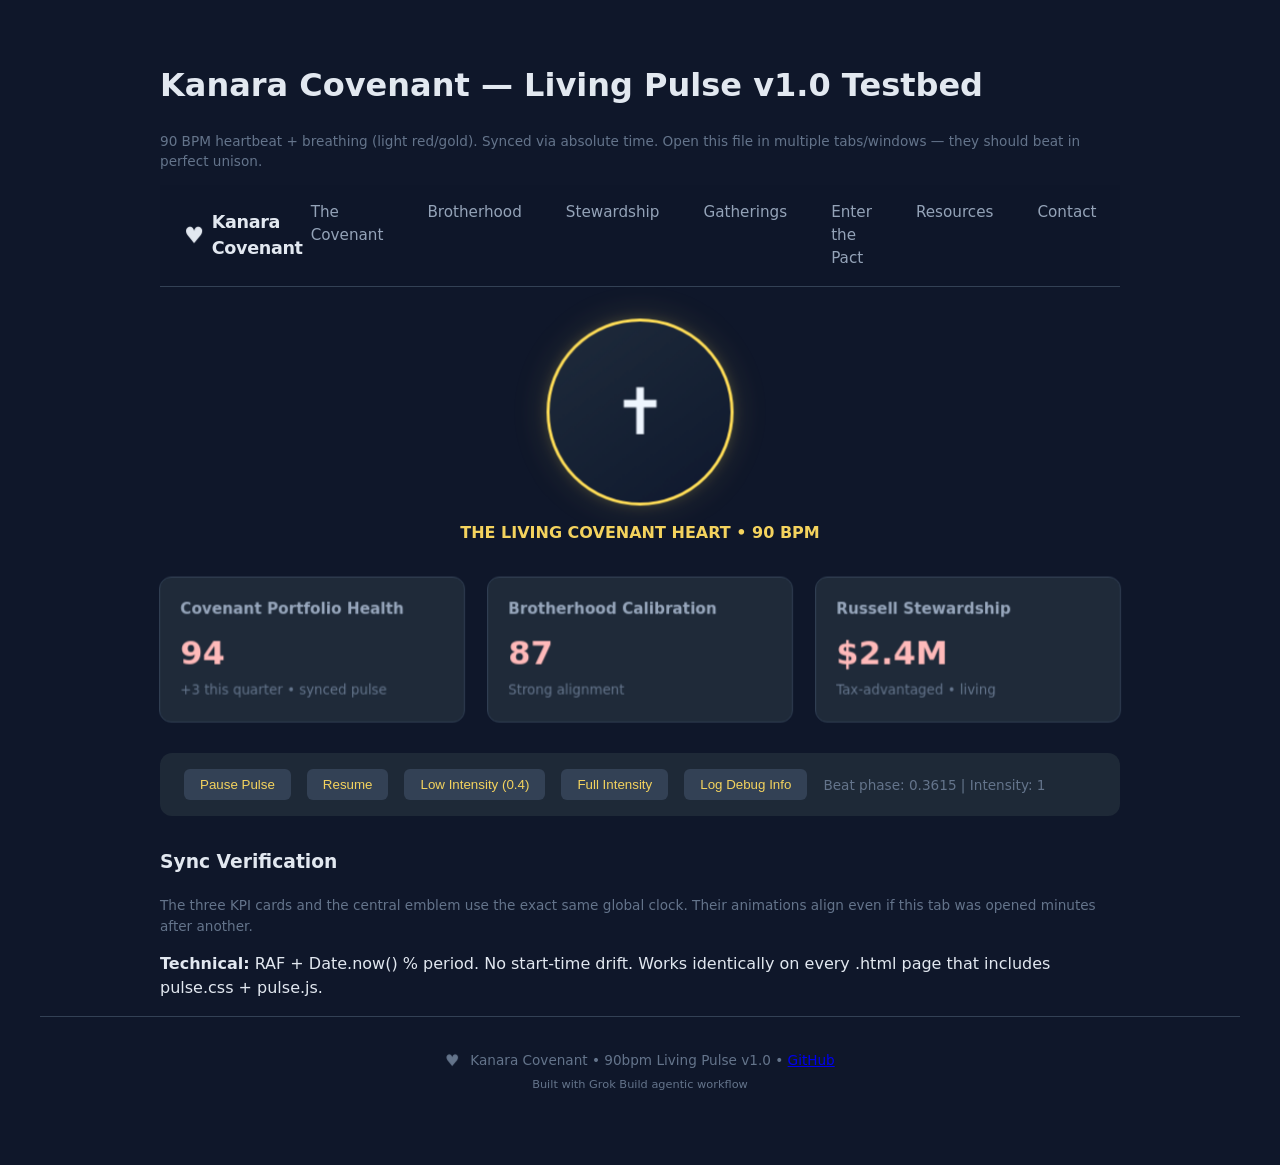
<file: test-pulse.html>
<!DOCTYPE html>
<html lang="en">
<head>
  <meta charset="UTF-8">
  <meta name="viewport" content="width=device-width, initial-scale=1.0">
  <title>Living Pulse v1.0 Test — Kanara Covenant (90bpm)</title>
  <link rel="stylesheet" href="css/pulse.css">
  <style>
    body { font-family: system-ui, -apple-system, sans-serif; background: #0f172a; color: #e2e8f0; padding: 2rem; line-height: 1.5; }
    .container { max-width: 960px; margin: 0 auto; }
    .emblem { width: 180px; height: 180px; margin: 2rem auto; background: linear-gradient(145deg, #1e2937, #0f172a); border-radius: 9999px; display: flex; align-items: center; justify-content: center; font-size: 4rem; border: 3px solid #f4d35e; box-shadow: 0 0 40px rgba(244,211,94,0.1); }
    .grid { display: grid; grid-template-columns: repeat(auto-fit, minmax(220px, 1fr)); gap: 1.5rem; margin: 2rem 0; }
    .kpi { background: #1e2937; padding: 1.25rem; border-radius: 12px; border: 1px solid #334155; }
    .kpi h3 { margin: 0 0 .5rem; font-size: .95rem; color: #94a3b8; }
    .kpi .value { font-size: 2rem; font-weight: 700; color: #f8b4b4; }
    .nav a:hover { background: #1e2937; }
    .controls { background: #1e2937; padding: 1rem 1.5rem; border-radius: 12px; margin: 2rem 0; display: flex; gap: 1rem; align-items: center; flex-wrap: wrap; }
    button { background: #334155; color: #f4d35e; border: none; padding: .5rem 1rem; border-radius: 6px; cursor: pointer; }
    button:hover { background: #475569; }
    .info { font-size: .85rem; color: #64748b; }
    .covenant-heart { font-size: 3rem; }
  </style>
</head>
<body>
  <div class="container">
    <h1>Kanara Covenant — Living Pulse v1.0 Testbed</h1>
    <p class="info">90 BPM heartbeat + breathing (light red/gold). Synced via absolute time. Open this file in multiple tabs/windows — they should beat in perfect unison.</p>

    <header data-partial="header"></header>

    <!-- Primary Emblem -->
    <div class="emblem living-pulse pulse-emblem" data-emblem>
      ✝︎
    </div>
    <p style="text-align:center; margin-top:-1rem; color:#f4d35e; font-weight:600;">THE LIVING COVENANT HEART • 90 BPM</p>

    <!-- Dashboard-style KPIs -->
    <div class="grid">
      <div class="kpi pulse-kpi">
        <h3>Covenant Portfolio Health</h3>
        <div class="value">94</div>
        <small style="color:#64748b">+3 this quarter • synced pulse</small>
      </div>
      <div class="kpi pulse-kpi">
        <h3>Brotherhood Calibration</h3>
        <div class="value">87</div>
        <small style="color:#64748b">Strong alignment</small>
      </div>
      <div class="kpi pulse-card">
        <h3>Russell Stewardship</h3>
        <div class="value">$2.4M</div>
        <small style="color:#64748b">Tax-advantaged • living</small>
      </div>
    </div>

    <div class="controls">
      <button onclick="window.LivingPulse?.pause()">Pause Pulse</button>
      <button onclick="window.LivingPulse?.resume()">Resume</button>
      <button onclick="window.LivingPulse?.setIntensity(0.4); window.LivingPulse?.resync()">Low Intensity (0.4)</button>
      <button onclick="window.LivingPulse?.setIntensity(1.0); window.LivingPulse?.resync()">Full Intensity</button>
      <button onclick="console.log(window.LivingPulse?.getDebugInfo())">Log Debug Info</button>
      <span class="info" id="phase-info"></span>
    </div>

    <div id="debug">
      <h3>Sync Verification</h3>
      <p class="info">The three KPI cards and the central emblem use the exact same global clock. Their animations align even if this tab was opened minutes after another.</p>
      <p><strong>Technical:</strong> RAF + Date.now() % period. No start-time drift. Works identically on every .html page that includes pulse.css + pulse.js.</p>
    </div>
  </div>

  <script src="js/pulse.js"></script>
  <script src="js/nav.js"></script>
  <script>
    // Extra demo: live phase readout
    setInterval(() => {
      const info = document.getElementById('phase-info');
      if (info && window.LivingPulse) {
        const d = window.LivingPulse.getDebugInfo();
        info.textContent = `Beat phase: ${d.phaseBeat} | Intensity: ${d.intensity}`;
      }
    }, 120);
  </script>

  <footer data-partial="footer"></footer>
</body>
</html>
</file>
<file: css/pulse.css>
/**
 * Living Pulse v1.0 - 90bpm Covenant Heartbeat
 * 
 * CSS/JS synced heartbeat + breathing animation.
 * Ties directly to Kanara Covenant identity:
 * - 90 BPM: The calibrated, sustainable "resting heart rate" of the living Covenant —
 *   faithful stewardship, brotherhood alignment, and enduring pact (not frantic growth, not stagnation).
 * - Light Red (#f8b4b4, #ff9e9e variants): The bond of covenant — sacrificial love, shared lifeblood.
 * - Gold (#f4d35e, #e8c547): Divine light, prosperity, Russell Capital wealth stewardship, hope.
 * 
 * Synced across EVERY page via time-based phase (Date.now() driven).
 * Respects prefers-reduced-motion.
 * Applied via .living-pulse, .pulse-emblem, .pulse-kpi, [data-living-pulse], etc.
 * 
 * Usage:
 *   <div class="living-pulse pulse-emblem">...</div>
 *   JS: new LivingPulse().attachAll(); or auto on DOMContentLoaded.
 */

:root {
  /* Covenant Pulse Colors - soft, elegant, high-contrast on dark navy/charcoal */
  --pulse-red: #f8b4b4;
  --pulse-red-deep: #e88b8b;
  --pulse-gold: #f4d35e;
  --pulse-gold-warm: #e8c547;
  --pulse-gold-light: #f9e8a8;

  /* Timing: exact 90 BPM */
  --pulse-beat-ms: 666.67; /* 60_000 / 90 */
  --pulse-breathe-ms: 5400; /* ~11 breaths per minute, calm "life breath" */

  /* Theme integration */
  --covenant-navy: #0f172a;
  --covenant-charcoal: #1e2937;
}

/* Base pulse class - GPU friendly */
.living-pulse,
.pulse-emblem,
.pulse-kpi,
.pulse-card,
[data-living-pulse] {
  will-change: transform, filter, opacity;
  transition: filter 120ms ease, transform 80ms ease;
}

/* === HEARTBEAT (90bpm lub-dub realism) === */
@keyframes covenant-heartbeat {
  0%, 100% {
    transform: scale(1);
    filter: brightness(1) saturate(1);
  }
  /* Lub - quick strong contraction */
  6% {
    transform: scale(1.12);
    filter: brightness(1.08) saturate(1.15);
  }
  14% {
    transform: scale(1.0);
    filter: brightness(1) saturate(1);
  }
  /* Short rest */
  22% {
    transform: scale(0.98);
    filter: brightness(0.97) saturate(0.95);
  }
  /* Dub - softer secondary */
  32% {
    transform: scale(1.07);
    filter: brightness(1.05) saturate(1.1);
  }
  42% {
    transform: scale(1.0);
    filter: brightness(1) saturate(1);
  }
}

/* === BREATHING (slow life-giving overlay in gold-red) === */
@keyframes covenant-breathe {
  0%, 100% {
    transform: scale(1);
    box-shadow: 0 0 0 0 rgba(244, 211, 94, 0);
    filter: drop-shadow(0 0 0 rgba(248, 180, 180, 0));
  }
  40% {
    transform: scale(1.015);
    box-shadow: 0 0 18px 4px rgba(244, 211, 94, 0.22);
    filter: drop-shadow(0 0 6px rgba(248, 180, 180, 0.25));
  }
  60% {
    transform: scale(1.022);
    box-shadow: 0 0 26px 8px rgba(232, 197, 71, 0.18);
    filter: drop-shadow(0 0 10px rgba(232, 197, 71, 0.3));
  }
  80% {
    transform: scale(1.01);
    box-shadow: 0 0 14px 3px rgba(244, 211, 94, 0.15);
  }
}

/* Apply animations - infinite, linear timing for easy sync */
.living-pulse,
.pulse-emblem {
  animation: 
    covenant-heartbeat calc(var(--pulse-beat-ms) * 1ms) infinite ease-in-out,
    covenant-breathe calc(var(--pulse-breathe-ms) * 1ms) infinite ease-in-out;
  animation-play-state: running;
}

/* Variant: stronger for logos/primary emblems */
.pulse-emblem {
  animation-duration: calc(var(--pulse-beat-ms) * 1ms), calc(var(--pulse-breathe-ms) * 1ms);
}

/* KPI / Dashboard cards - subtle, professional */
.pulse-kpi,
.pulse-card {
  animation: 
    covenant-heartbeat calc(var(--pulse-beat-ms) * 1.05ms) infinite ease-in-out,
    covenant-breathe calc(var(--pulse-breathe-ms) * 1.1ms) infinite ease-in-out;
}

/* Reduced motion: respect user preference, keep gentle static emphasis */
@media (prefers-reduced-motion: reduce) {
  .living-pulse,
  .pulse-emblem,
  .pulse-kpi,
  .pulse-card,
  [data-living-pulse] {
    animation: none !important;
    transition: none !important;
  }
  
  .living-pulse::after,
  .pulse-emblem::after {
    content: '';
    display: block;
    width: 6px;
    height: 6px;
    background: linear-gradient(90deg, var(--pulse-red), var(--pulse-gold));
    border-radius: 50%;
    margin: 0 auto;
    opacity: 0.6;
  }
}

/* Optional: JS can override with --pulse-phase for advanced synced effects */
.living-pulse[data-sync="js"] {
  animation: none; /* JS takes over via rAF + style.transform */
}

/* Themed glow for Brotherhood calibration high scores */
.covenant-score-high .living-pulse {
  filter: drop-shadow(0 0 8px var(--pulse-gold-warm));
}

/* Unified navigation styles (centralized for partials system) */
.nav {
  position: sticky;
  top: 0;
  z-index: 50;
  background: rgba(15, 23, 42, 0.96);
  border-bottom: 1px solid #334155;
  padding: 0.75rem 1.5rem;
  display: flex;
  align-items: center;
  justify-content: space-between;
}
.nav .logo {
  font-weight: 700;
  letter-spacing: -0.02em;
  display: flex;
  align-items: center;
  gap: 0.5rem;
  font-size: 1.1rem;
  color: #e2e8f0;
  text-decoration: none;
}
.nav .logo .heart { color: #f8b4b4; }
.nav-links {
  display: flex;
  gap: 1.75rem;
  font-size: 0.95rem;
}
.nav-links a {
  color: #94a3b8;
  padding: 0.25rem 0.5rem;
  border-radius: 4px;
  text-decoration: none;
}
.nav-links a:hover {
  color: #f4d35e;
  background: rgba(244, 211, 94, 0.08);
}

/* Footer styling (centralized so all pages get consistent appearance via the partial) */
.pulse-footer {
  text-align: center;
  padding: 2rem;
  font-size: 0.85rem;
  color: #64748b;
  border-top: 1px solid #334155;
}

.pulse-footer .living-pulse {
  display: inline-block;
  vertical-align: middle;
}
</file>
